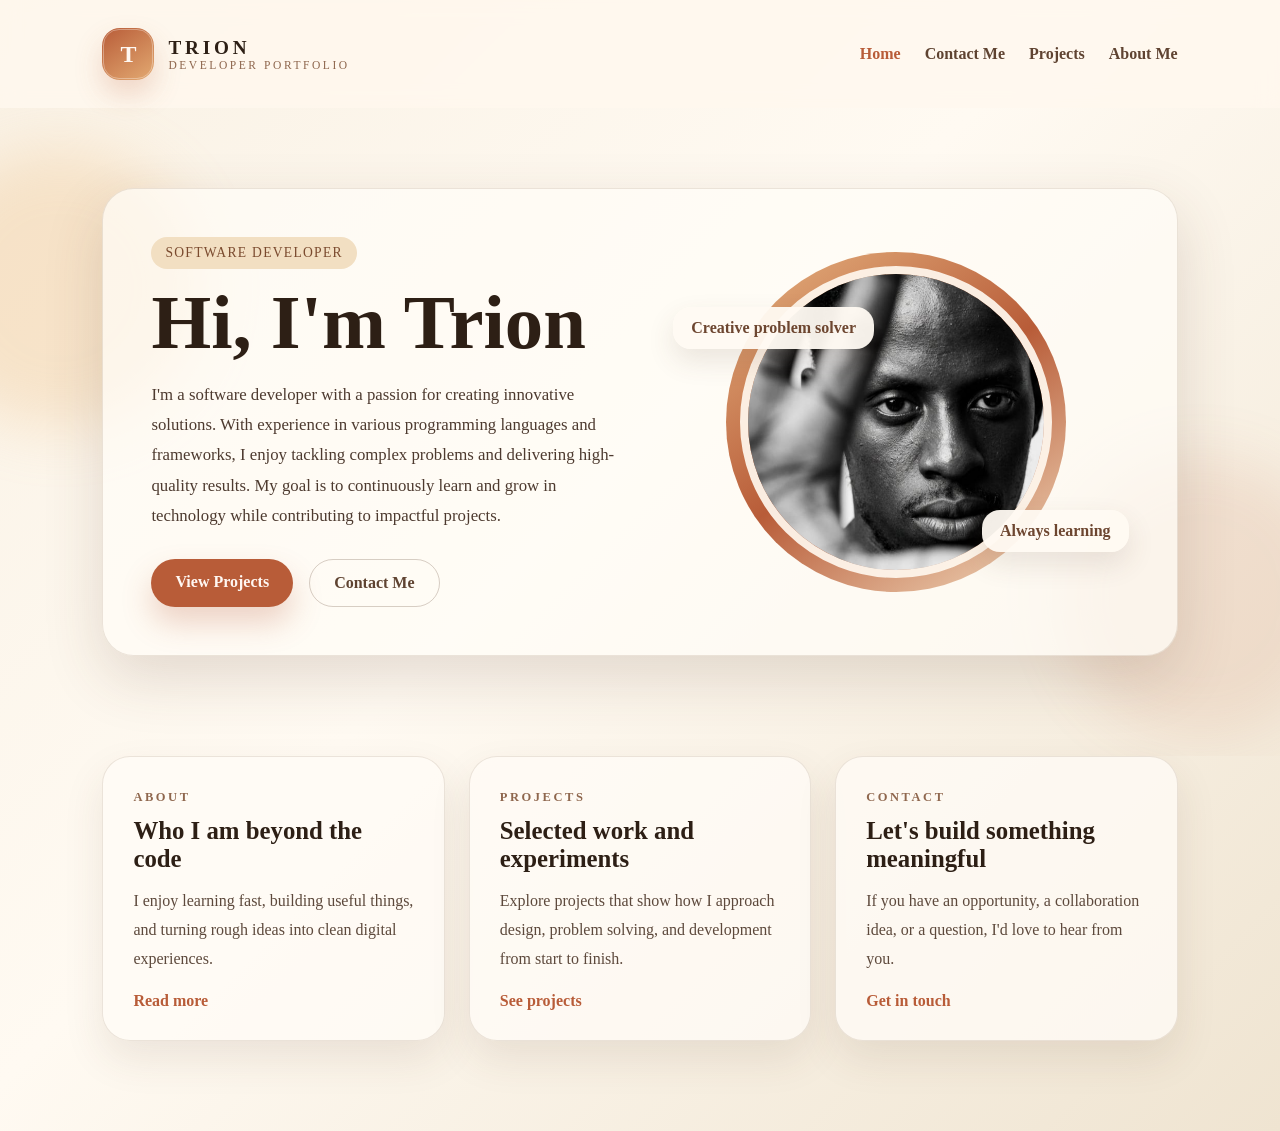
<file: index.html>
<!DOCTYPE html>
<html lang="en">
<head>
    <meta charset="UTF-8">
    <meta name="viewport" content="width=device-width, initial-scale=1.0">
    <link rel="stylesheet" href="style.css">
    <title>Trion | Home</title>
</head>
<body>
    <nav class="nav-list">
        <a href="index.html" class="logo" aria-label="Trion home">
            <span class="logo-mark">T</span>
            <span class="logo-text">
                <span class="logo-name">TRION</span>
                <span class="logo-role">Developer Portfolio</span>
            </span>
        </a>
        <ul>
            <li><a href="index.html" class="nav-active">Home</a></li>
            <li><a href="contact.html">Contact Me</a></li>
            <li><a href="projects.html">Projects</a></li>
            <li><a href="about.html">About Me</a></li>
        </ul>
    </nav>
    <section class="hero">
        <div class="hero-glow hero-glow-left"></div>
        <div class="hero-glow hero-glow-right"></div>
        <div class="hero-card" id="heroCard">
            <div class="hero-text">
                <span class="hero-tag">Software Developer</span>
                <h1>Hi, I'm Trion</h1>
                <p>I'm a software developer with a passion for creating innovative solutions.
                    With experience in various programming languages and frameworks, I enjoy tackling complex problems and delivering high-quality results.
                    My goal is to continuously learn and grow in technology while contributing to impactful projects.</p>
                <div class="hero-actions">
                    <a href="projects.html" class="btn btn-primary">View Projects</a>
                    <a href="contact.html" class="btn btn-secondary">Contact Me</a>
                </div>
            </div>
            <div class="hero-visual">
                <div class="image-ring">
                    <img src="TRION.JPG" alt="Portrait of Trion">
                </div>
                <div class="hero-badge hero-badge-top">Creative problem solver</div>
                <div class="hero-badge hero-badge-bottom">Always learning</div>
            </div>
        </div>
    </section>
    <section class="home-preview">
        <article class="preview-card">
            <span class="section-kicker">About</span>
            <h2>Who I am beyond the code</h2>
            <p>I enjoy learning fast, building useful things, and turning rough ideas into clean digital experiences.</p>
            <a href="about.html" class="text-link">Read more</a>
        </article>
        <article class="preview-card">
            <span class="section-kicker">Projects</span>
            <h2>Selected work and experiments</h2>
            <p>Explore projects that show how I approach design, problem solving, and development from start to finish.</p>
            <a href="projects.html" class="text-link">See projects</a>
        </article>
        <article class="preview-card">
            <span class="section-kicker">Contact</span>
            <h2>Let's build something meaningful</h2>
            <p>If you have an opportunity, a collaboration idea, or a question, I'd love to hear from you.</p>
            <a href="contact.html" class="text-link">Get in touch</a>
        </article>
    </section>
    <script src="script.js"></script>
</body>
</html>
</file>
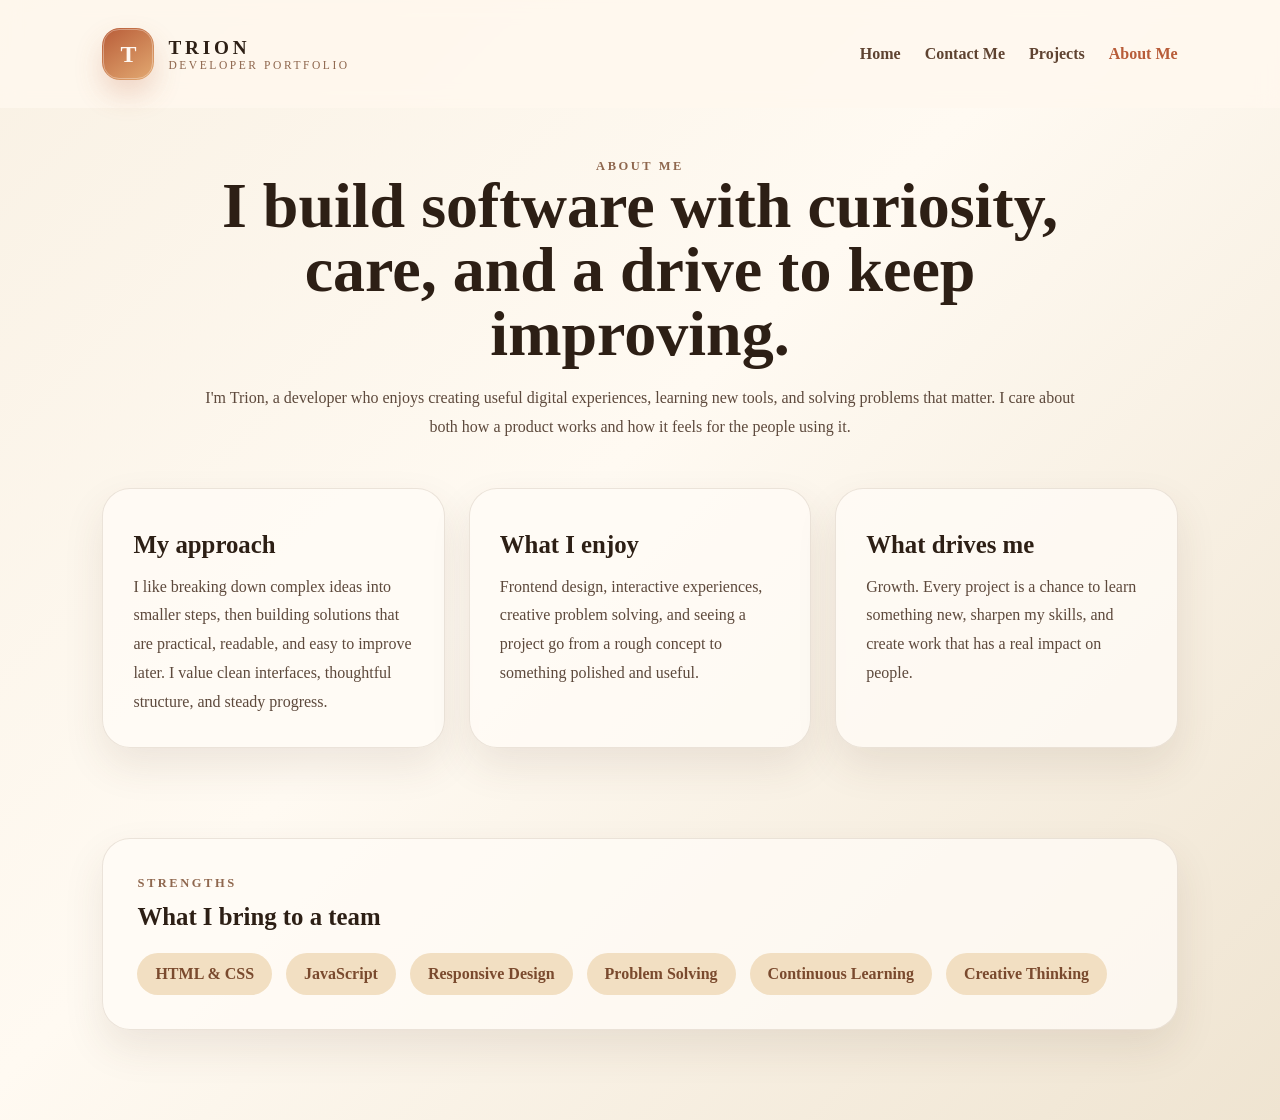
<file: about.html>
<!DOCTYPE html>
<html lang="en">
<head>
    <meta charset="UTF-8">
    <meta name="viewport" content="width=device-width, initial-scale=1.0">
    <link rel="stylesheet" href="style.css">
    <title>Trion | About Me</title>
</head>
<body>
    <nav class="nav-list">
        <a href="index.html" class="logo" aria-label="Trion home">
            <span class="logo-mark">T</span>
            <span class="logo-text">
                <span class="logo-name">TRION</span>
                <span class="logo-role">Developer Portfolio</span>
            </span>
        </a>
        <ul>
            <li><a href="index.html">Home</a></li>
            <li><a href="contact.html">Contact Me</a></li>
            <li><a href="projects.html">Projects</a></li>
            <li><a href="about.html" class="nav-active">About Me</a></li>
        </ul>
    </nav>

    <main class="page-shell">
        <section class="page-hero">
            <span class="section-kicker">About Me</span>
            <h1>I build software with curiosity, care, and a drive to keep improving.</h1>
            <p>I'm Trion, a developer who enjoys creating useful digital experiences, learning new tools, and solving problems that matter. I care about both how a product works and how it feels for the people using it.</p>
        </section>

        <section class="content-grid">
            <article class="info-card">
                <h2>My approach</h2>
                <p>I like breaking down complex ideas into smaller steps, then building solutions that are practical, readable, and easy to improve later. I value clean interfaces, thoughtful structure, and steady progress.</p>
            </article>
            <article class="info-card">
                <h2>What I enjoy</h2>
                <p>Frontend design, interactive experiences, creative problem solving, and seeing a project go from a rough concept to something polished and useful.</p>
            </article>
            <article class="info-card">
                <h2>What drives me</h2>
                <p>Growth. Every project is a chance to learn something new, sharpen my skills, and create work that has a real impact on people.</p>
            </article>
        </section>

        <section class="timeline-card">
            <div>
                <span class="section-kicker">Strengths</span>
                <h2>What I bring to a team</h2>
            </div>
            <div class="pill-row">
                <span class="skill-pill">HTML & CSS</span>
                <span class="skill-pill">JavaScript</span>
                <span class="skill-pill">Responsive Design</span>
                <span class="skill-pill">Problem Solving</span>
                <span class="skill-pill">Continuous Learning</span>
                <span class="skill-pill">Creative Thinking</span>
            </div>
        </section>
    </main>
</body>
</html>
</file>
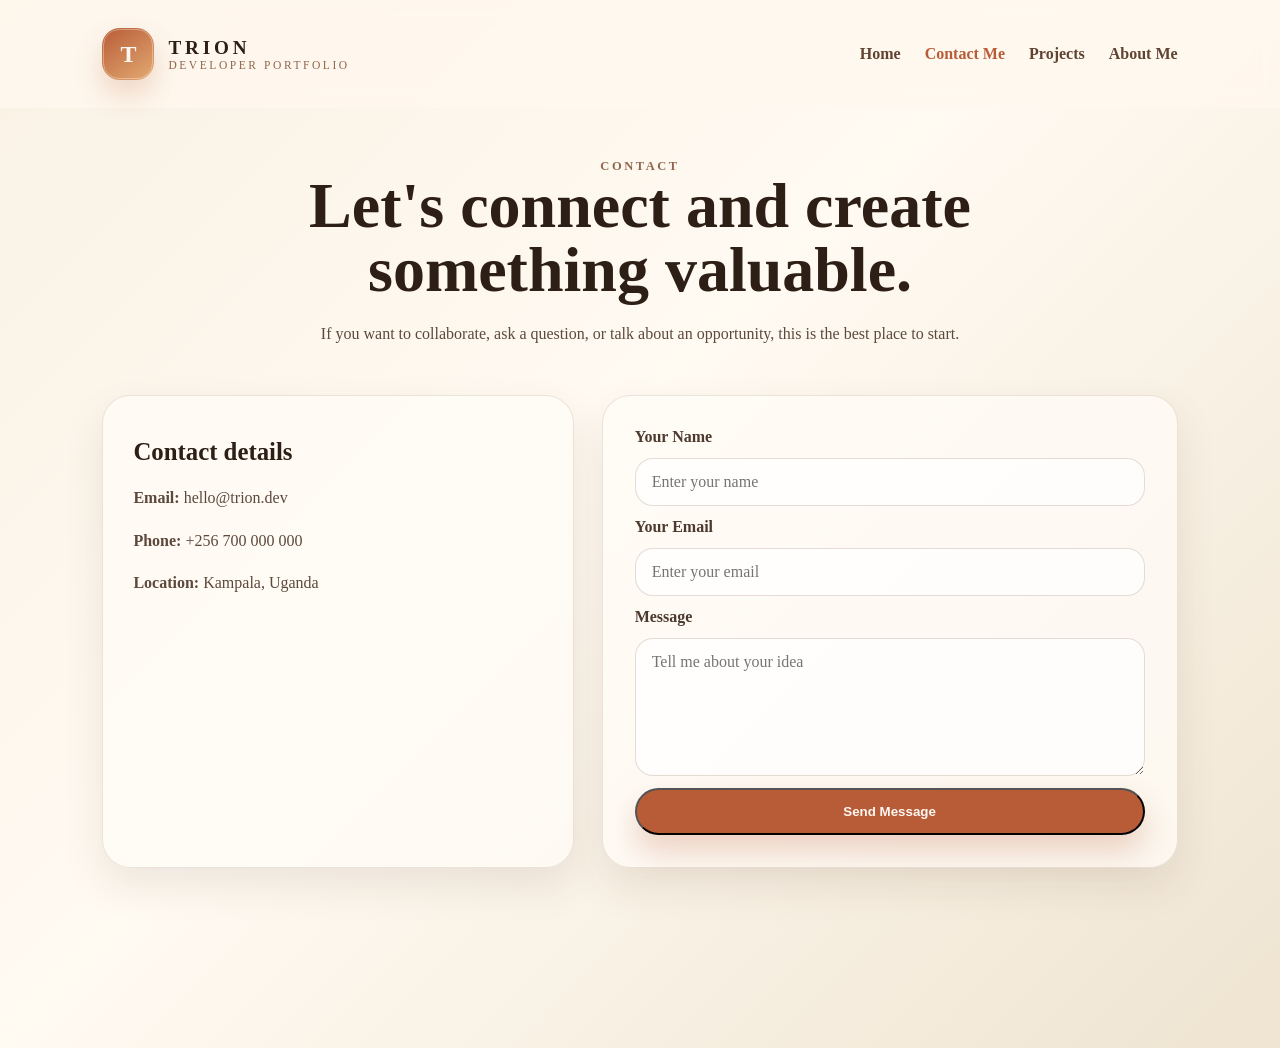
<file: contact.html>
<!DOCTYPE html>
<html lang="en">
<head>
    <meta charset="UTF-8">
    <meta name="viewport" content="width=device-width, initial-scale=1.0">
    <link rel="stylesheet" href="style.css">
    <title>Trion | Contact Me</title>
</head>
<body>
    <nav class="nav-list">
        <a href="index.html" class="logo" aria-label="Trion home">
            <span class="logo-mark">T</span>
            <span class="logo-text">
                <span class="logo-name">TRION</span>
                <span class="logo-role">Developer Portfolio</span>
            </span>
        </a>
        <ul>
            <li><a href="index.html">Home</a></li>
            <li><a href="contact.html" class="nav-active">Contact Me</a></li>
            <li><a href="projects.html">Projects</a></li>
            <li><a href="about.html">About Me</a></li>
        </ul>
    </nav>

    <main class="page-shell">
        <section class="page-hero">
            <span class="section-kicker">Contact</span>
            <h1>Let's connect and create something valuable.</h1>
            <p>If you want to collaborate, ask a question, or talk about an opportunity, this is the best place to start.</p>
        </section>

        <section class="contact-layout">
            <article class="info-card">
                <h2>Contact details</h2>
                <div class="contact-list">
                    <p><strong>Email:</strong> hello@trion.dev</p>
                    <p><strong>Phone:</strong> +256 700 000 000</p>
                    <p><strong>Location:</strong> Kampala, Uganda</p>
                </div>
            </article>

            <form class="contact-form">
                <label for="name">Your Name</label>
                <input type="text" id="name" name="name" placeholder="Enter your name">

                <label for="email">Your Email</label>
                <input type="email" id="email" name="email" placeholder="Enter your email">

                <label for="message">Message</label>
                <textarea id="message" name="message" rows="6" placeholder="Tell me about your idea"></textarea>

                <button type="submit" class="btn btn-primary">Send Message</button>
            </form>
        </section>
    </main>
</body>
</html>
</file>
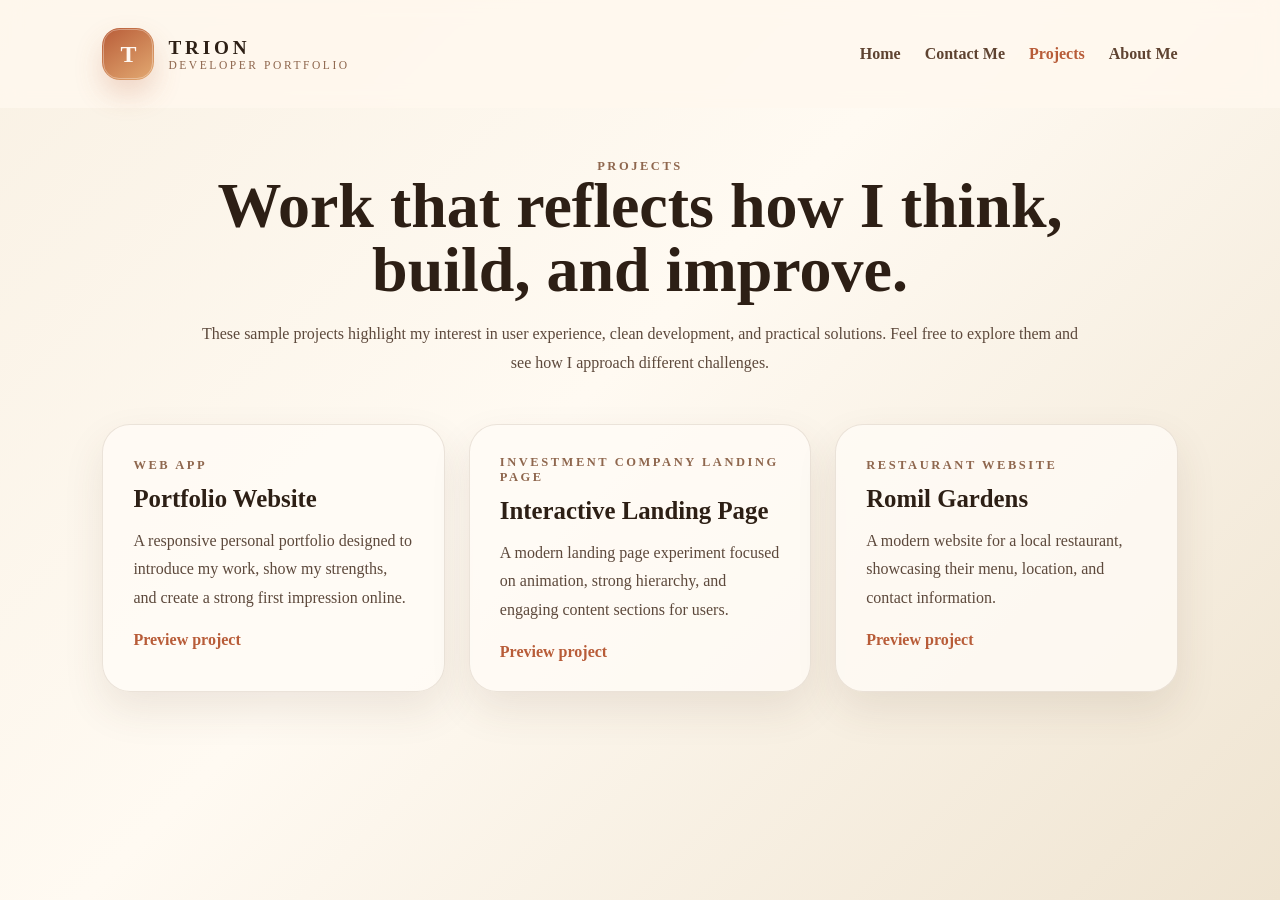
<file: projects.html>
<!DOCTYPE html>
<html lang="en">
<head>
    <meta charset="UTF-8">
    <meta name="viewport" content="width=device-width, initial-scale=1.0">
    <link rel="stylesheet" href="style.css">
    <title>Trion | Projects</title>
</head>
<body>
    <nav class="nav-list">
        <a href="index.html" class="logo" aria-label="Trion home">
            <span class="logo-mark">T</span>
            <span class="logo-text">
                <span class="logo-name">TRION</span>
                <span class="logo-role">Developer Portfolio</span>
            </span>
        </a>
        <ul>
            <li><a href="index.html">Home</a></li>
            <li><a href="contact.html">Contact Me</a></li>
            <li><a href="projects.html" class="nav-active">Projects</a></li>
            <li><a href="about.html">About Me</a></li>
        </ul>
    </nav>

    <main class="page-shell">
        <section class="page-hero">
            <span class="section-kicker">Projects</span>
            <h1>Work that reflects how I think, build, and improve.</h1>
            <p>These sample projects highlight my interest in user experience, clean development, and practical solutions. Feel free to explore them and see how I approach different challenges.</p>
        </section>

        <section class="project-grid">
            <article class="project-card">
                <span class="project-label">Web App</span>
                <h2>Portfolio Website</h2>
                <p>A responsive personal portfolio designed to introduce my work, show my strengths, and create a strong first impression online.</p>
                <a href="index.html" class="text-link">Preview project</a>
            </article>
            <article class="project-card">
                <span class="project-label">Investment Company Landing Page</span>
                <h2>Interactive Landing Page</h2>
                <p>A modern landing page experiment focused on animation, strong hierarchy, and engaging content sections for users.</p>
                <a href="https://www.mtkinvestmentsug.com" class="text-link">Preview project</a>
            </article>
            <article class="project-card">
                <span class="project-label">Restaurant Website</span>
                <h2>Romil Gardens</h2>
                <p>A modern website for a local restaurant, showcasing their menu, location, and contact information.</p>
                <a href="https://www.romilgardens.com" class="text-link">Preview project</a>
            </article>
        </section>
    </main>
</body>
</html>
</file>
<file: style.css>
* {
    padding: 0;
    margin: 0;
    box-sizing: border-box;
}

body {
    font-family: Georgia, "Times New Roman", serif;
    background: linear-gradient(135deg, #f9f1e4 0%, #fffaf2 45%, #efe4d1 100%);
    color: #2d1f15;
    min-height: 100vh;
}

.nav-list {
    display: flex;
    justify-content: space-between;
    align-items: center;
    padding: 28px 8%;
    background: rgba(255, 248, 238, 0.82);
    backdrop-filter: blur(10px);
    position: sticky;
    top: 0;
    z-index: 10;
}

.logo {
    display: inline-flex;
    align-items: center;
    gap: 14px;
    text-decoration: none;
    color: #2d1f15;
    transition: transform 0.3s ease;
}

.logo:hover {
    transform: translateY(-2px);
}

.logo-mark {
    width: 52px;
    height: 52px;
    display: grid;
    place-items: center;
    border-radius: 18px;
    background: linear-gradient(145deg, #b85c38, #e3aa72);
    color: #fff8f2;
    font-size: 1.5rem;
    font-weight: 700;
    box-shadow: 0 14px 28px rgba(184, 92, 56, 0.22);
    position: relative;
    overflow: hidden;
}

.logo-mark::after {
    content: "";
    position: absolute;
    inset: 1px;
    border-radius: 16px;
    border: 1px solid rgba(255, 248, 242, 0.35);
}

.logo-text {
    display: flex;
    flex-direction: column;
}

.logo-name {
    font-size: 1.2rem;
    font-weight: 700;
    letter-spacing: 0.24rem;
}

.logo-role {
    font-size: 0.72rem;
    letter-spacing: 0.16rem;
    text-transform: uppercase;
    color: #8f674e;
}

.nav-list ul {
    list-style: none;
    display: flex;
    gap: 24px;
}

.nav-list ul a {
    text-decoration: none;
    color: #5f4331;
    font-weight: 600;
    transition: color 0.3s ease;
}

.nav-active {
    color: #b85c38 !important;
}

.nav-list ul a:hover {
    color: #b85c38;
}

.hero {
    position: relative;
    overflow: hidden;
    padding: 80px 8% 100px;
}

.hero-card {
    position: relative;
    display: grid;
    grid-template-columns: repeat(2, minmax(0, 1fr));
    align-items: center;
    gap: 48px;
    max-width: 1100px;
    margin: 0 auto;
    padding: 48px;
    border-radius: 32px;
    background: rgba(255, 252, 247, 0.72);
    border: 1px solid rgba(120, 86, 57, 0.15);
    box-shadow: 0 22px 60px rgba(84, 57, 37, 0.16);
    transform-style: preserve-3d;
    transition: transform 0.2s ease, box-shadow 0.25s ease;
}

.hero-card:hover {
    box-shadow: 0 30px 80px rgba(84, 57, 37, 0.2);
}

.hero-text,
.hero-visual,
.hero-badge {
    position: relative;
    z-index: 2;
}

.hero-tag {
    display: inline-block;
    margin-bottom: 18px;
    padding: 8px 14px;
    border-radius: 999px;
    background: #f2dfc2;
    color: #7a4a2e;
    font-size: 0.85rem;
    letter-spacing: 0.08rem;
    text-transform: uppercase;
}

.hero-text h1 {
    font-size: clamp(2.8rem, 6vw, 4.8rem);
    line-height: 0.95;
    margin-bottom: 20px;
}

.hero-text p {
    font-size: 1.05rem;
    line-height: 1.8;
    max-width: 560px;
    color: #4d3a2f;
}

.hero-actions {
    display: flex;
    flex-wrap: wrap;
    gap: 16px;
    margin-top: 28px;
}

.btn {
    text-decoration: none;
    padding: 14px 24px;
    border-radius: 999px;
    font-weight: 700;
    transition: transform 0.3s ease, box-shadow 0.3s ease, background 0.3s ease;
}

.btn:hover {
    transform: translateY(-3px);
}

.btn-primary {
    background: #b85c38;
    color: #fff7f2;
    box-shadow: 0 16px 30px rgba(184, 92, 56, 0.25);
}

.btn-primary:hover {
    background: #a14d2d;
}

.btn-secondary {
    background: transparent;
    border: 1px solid rgba(95, 67, 49, 0.25);
    color: #5f4331;
}

.btn-secondary:hover {
    background: rgba(95, 67, 49, 0.08);
}

.hero-visual {
    display: flex;
    justify-content: center;
    align-items: center;
    min-height: 360px;
}

.image-ring {
    position: relative;
    width: min(340px, 70vw);
    aspect-ratio: 1;
    padding: 14px;
    border-radius: 50%;
    background: linear-gradient(145deg, #e7b582, #b85c38, #f4dec1);
    animation: floatImage 4s ease-in-out infinite;
}

.image-ring img {
    width: 100%;
    height: 100%;
    object-fit: cover;
    border-radius: 50%;
    display: block;
    border: 8px solid rgba(255, 248, 238, 0.92);
}

.hero-badge {
    position: absolute;
    padding: 12px 18px;
    border-radius: 18px;
    background: rgba(255, 250, 243, 0.95);
    color: #6d4630;
    font-weight: 700;
    box-shadow: 0 12px 28px rgba(92, 66, 48, 0.12);
    animation: floatBadge 4.5s ease-in-out infinite;
}

.hero-badge-top {
    top: 18%;
    left: 2%;
}

.hero-badge-bottom {
    right: 0;
    bottom: 14%;
    animation-delay: 0.7s;
}

.hero-glow {
    position: absolute;
    width: 280px;
    height: 280px;
    border-radius: 50%;
    filter: blur(30px);
    opacity: 0.5;
}

.hero-glow-left {
    top: 40px;
    left: -80px;
    background: rgba(236, 182, 117, 0.55);
}

.hero-glow-right {
    right: -60px;
    bottom: 20px;
    background: rgba(184, 92, 56, 0.24);
}

.home-preview,
.content-grid,
.project-grid,
.contact-layout {
    width: min(1100px, 84%);
    margin: 0 auto 90px;
}

.home-preview,
.content-grid,
.project-grid {
    display: grid;
    grid-template-columns: repeat(3, minmax(0, 1fr));
    gap: 24px;
}

.preview-card,
.info-card,
.project-card,
.timeline-card,
.contact-form {
    background: rgba(255, 252, 247, 0.78);
    border: 1px solid rgba(120, 86, 57, 0.15);
    box-shadow: 0 18px 40px rgba(84, 57, 37, 0.1);
    border-radius: 28px;
}

.preview-card,
.info-card,
.project-card {
    padding: 30px;
}

.preview-card h2,
.info-card h2,
.project-card h2,
.timeline-card h2 {
    margin: 12px 0 14px;
    font-size: 1.55rem;
}

.preview-card p,
.info-card p,
.project-card p,
.page-hero p,
.contact-list p {
    color: #5d493c;
    line-height: 1.8;
}

.text-link {
    display: inline-block;
    margin-top: 18px;
    color: #b85c38;
    text-decoration: none;
    font-weight: 700;
}

.page-shell {
    padding: 48px 0 90px;
}

.page-hero {
    width: min(900px, 84%);
    margin: 0 auto 46px;
    text-align: center;
}

.page-hero h1 {
    font-size: clamp(2.6rem, 5vw, 4.3rem);
    line-height: 1;
    margin-bottom: 18px;
}

.section-kicker,
.project-label {
    display: inline-block;
    color: #8f674e;
    text-transform: uppercase;
    letter-spacing: 0.16rem;
    font-size: 0.78rem;
    font-weight: 700;
}

.timeline-card {
    width: min(1100px, 84%);
    margin: 0 auto;
    padding: 34px;
}

.pill-row {
    display: flex;
    flex-wrap: wrap;
    gap: 14px;
    margin-top: 22px;
}

.skill-pill {
    padding: 12px 18px;
    border-radius: 999px;
    background: #f2dfc2;
    color: #7a4a2e;
    font-weight: 700;
}

.contact-layout {
    display: grid;
    grid-template-columns: 0.9fr 1.1fr;
    gap: 28px;
}

.contact-form {
    padding: 32px;
    display: flex;
    flex-direction: column;
    gap: 12px;
}

.contact-form label {
    font-weight: 700;
    color: #4d3a2f;
}

.contact-form input,
.contact-form textarea {
    width: 100%;
    padding: 14px 16px;
    border-radius: 18px;
    border: 1px solid rgba(120, 86, 57, 0.2);
    background: rgba(255, 255, 255, 0.7);
    color: #2d1f15;
    font: inherit;
    outline: none;
}

.contact-form input:focus,
.contact-form textarea:focus {
    border-color: #b85c38;
    box-shadow: 0 0 0 4px rgba(184, 92, 56, 0.12);
}

.contact-list {
    display: grid;
    gap: 14px;
    margin-top: 18px;
}

@keyframes floatImage {
    0%,
    100% {
        transform: translateY(0);
    }
    50% {
        transform: translateY(-10px);
    }
}

@keyframes floatBadge {
    0%,
    100% {
        transform: translateY(0);
    }
    50% {
        transform: translateY(-8px);
    }
}

@media (max-width: 820px) {
    .nav-list {
        flex-direction: column;
        gap: 16px;
        padding: 22px 6%;
    }

    .logo {
        justify-content: center;
    }

    .nav-list ul {
        flex-wrap: wrap;
        justify-content: center;
    }

    .hero {
        padding: 48px 6% 72px;
    }

    .hero-card {
        grid-template-columns: 1fr;
        text-align: center;
        padding: 36px 24px;
    }

    .home-preview,
    .content-grid,
    .project-grid,
    .contact-layout {
        grid-template-columns: 1fr;
        width: min(1100px, 90%);
    }

    .hero-text p {
        margin: 0 auto;
    }

    .hero-actions {
        justify-content: center;
    }

    .hero-badge-top {
        top: 4%;
        left: 50%;
        transform: translateX(-50%);
    }

    .hero-badge-bottom {
        right: 50%;
        bottom: 2%;
        transform: translateX(50%);
    }

    .page-shell {
        padding: 36px 0 72px;
    }

    .timeline-card {
        width: min(1100px, 90%);
        padding: 28px 24px;
    }
}
</file>
